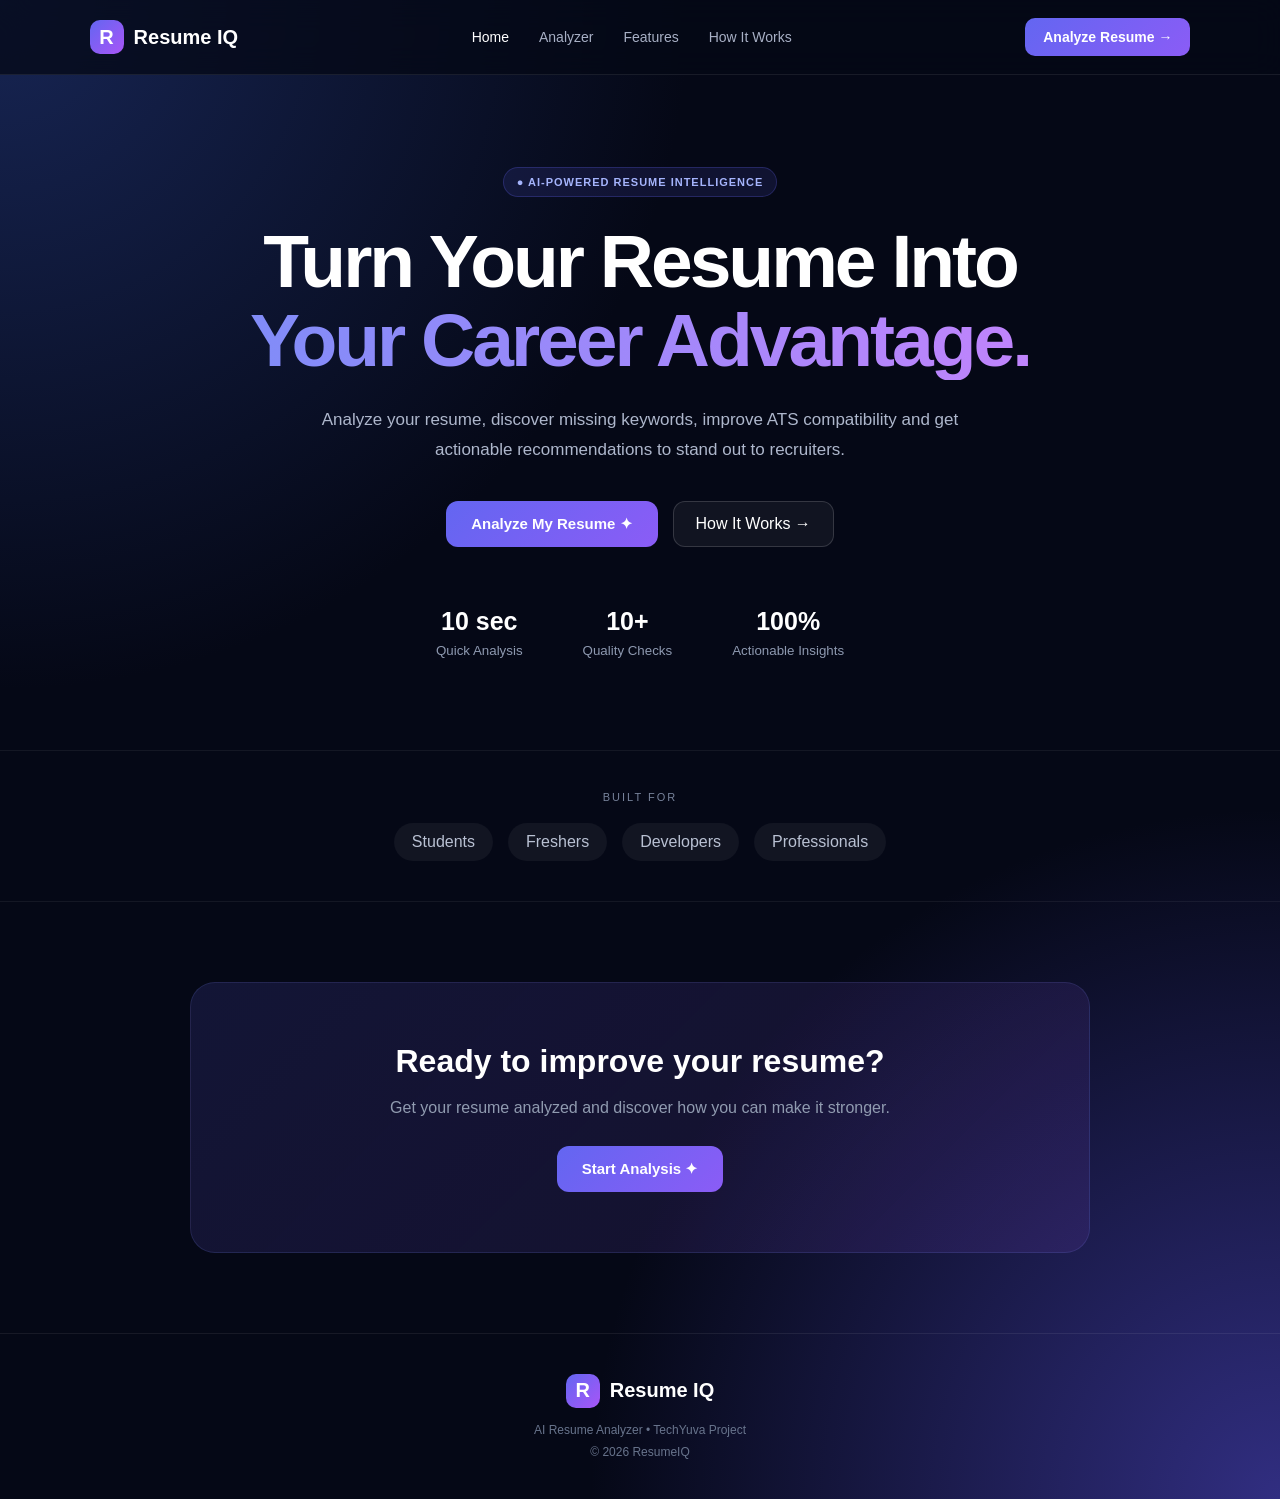
<file: index.html>
<!DOCTYPE html>
<html lang="en">
<head>
    <meta charset="UTF-8">
    <meta name="viewport" content="width=device-width, initial-scale=1.0">

    <title>Resume IQ - AI Resume Analyzer</title>

    <link rel="stylesheet" href="style.css">
</head>

<body>

<!-- ================= NAVBAR ================= -->

<header class="navbar">

    <div class="logo">
        <span>R</span>
        Resume IQ
    </div>

    <nav>
        <a href="index.html" class="active">Home</a>
        <a href="analyzer.html">Analyzer</a>
        <a href="features.html">Features</a>
        <a href="how-it-works.html">How It Works</a>
    </nav>

    <a href="analyzer.html" class="nav-btn">
        Analyze Resume →
    </a>

</header>


<!-- ================= HERO ================= -->

<section class="hero">

    <div class="hero-content">

        <div class="badge">
            ● AI-POWERED RESUME INTELLIGENCE
        </div>

        <h1>
            Turn Your Resume Into
            <span>Your Career Advantage.</span>
        </h1>

        <p>
            Analyze your resume, discover missing keywords,
            improve ATS compatibility and get actionable
            recommendations to stand out to recruiters.
        </p>

        <div class="hero-buttons">

            <a href="analyzer.html" class="primary-btn">
                Analyze My Resume ✦
            </a>

            <a href="how-it-works.html" class="secondary-btn">
                How It Works →
            </a>

        </div>

        <div class="stats">

            <div>
                <strong>10 sec</strong>
                <small>Quick Analysis</small>
            </div>

            <div>
                <strong>10+</strong>
                <small>Quality Checks</small>
            </div>

            <div>
                <strong>100%</strong>
                <small>Actionable Insights</small>
            </div>

        </div>

    </div>

    </section>


<!-- ================= AUDIENCE ================= -->

<section class="audience">

    <p>BUILT FOR</p>

    <div class="audience-list">

        <span>Students</span>
        <span>Freshers</span>
        <span>Developers</span>
        <span>Professionals</span>

    </div>

</section>


<!-- ================= CTA ================= -->

<section class="cta">

    <h2>Ready to improve your resume?</h2>

    <p>
        Get your resume analyzed and discover how you can
        make it stronger.
    </p>

    <a href="analyzer.html" class="primary-btn">
        Start Analysis ✦
    </a>

</section>


<!-- ================= FOOTER ================= -->

<footer>

    <div class="logo">
        <span>R</span>
        Resume IQ
    </div>

    <p>
        AI Resume Analyzer • TechYuva Project
    </p>

    <p>
        © 2026 ResumeIQ
    </p>

</footer>


</body>
</html>
</file>
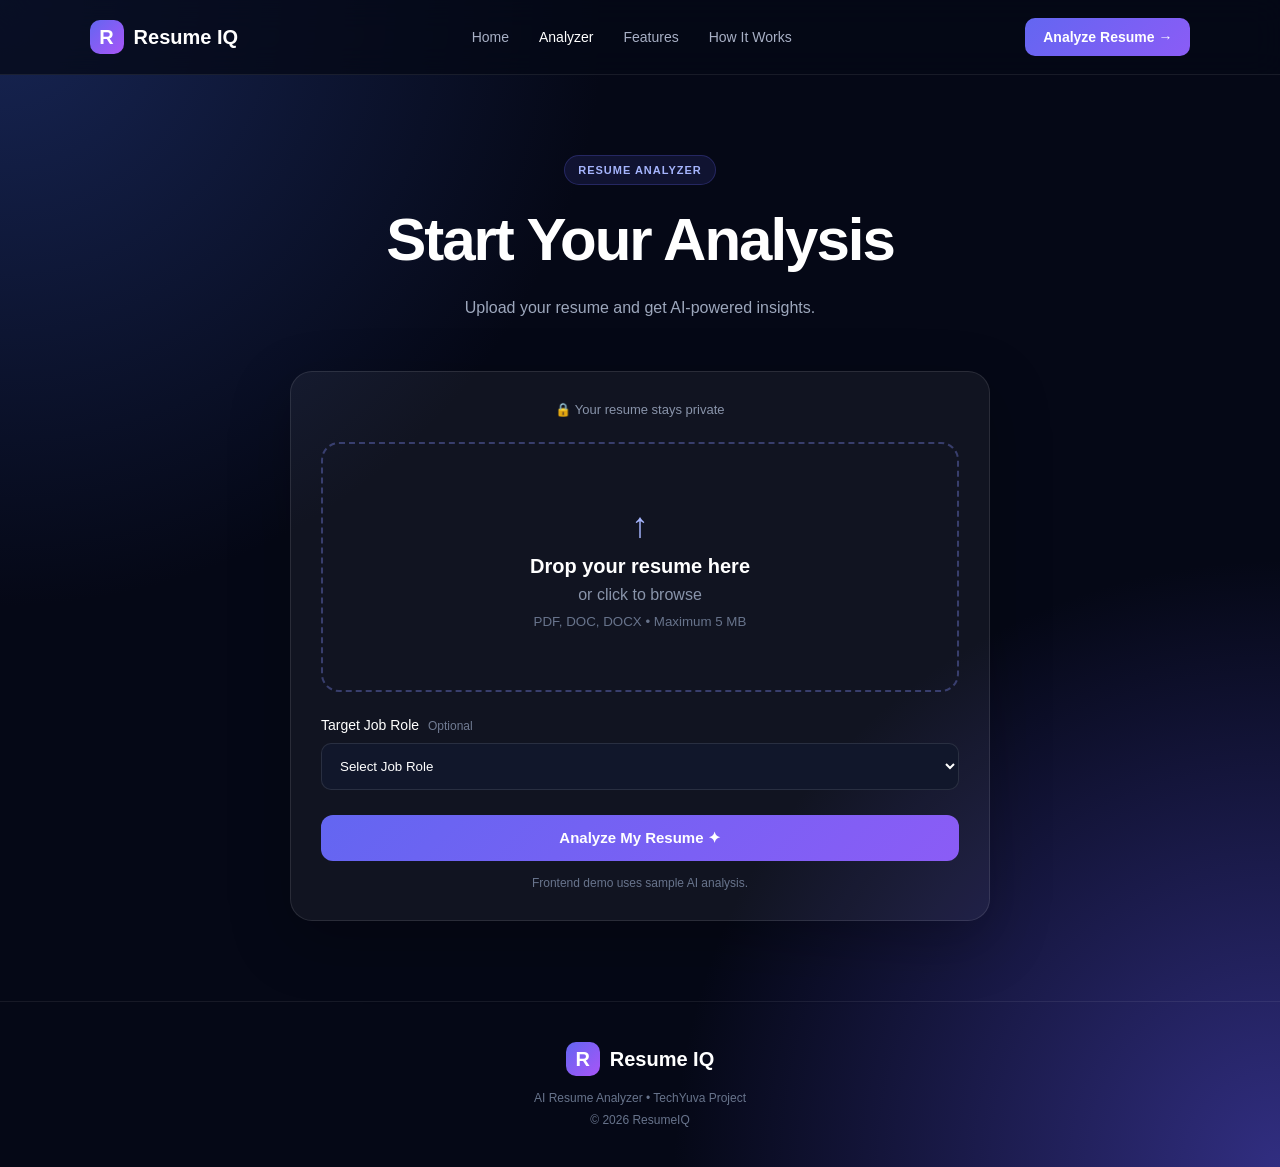
<file: analyzer.html>
<!DOCTYPE html>
<html lang="en">

<head>

    <meta charset="UTF-8">

    <meta name="viewport"
          content="width=device-width, initial-scale=1.0">

    <title>Analyzer - Resume IQ</title>

    <link rel="stylesheet" href="style.css">

</head>


<body>


<!-- ================= NAVBAR ================= -->

<header class="navbar">

    <div class="logo">
        <span>R</span>
        Resume IQ
    </div>

    <nav>

        <a href="index.html">
            Home
        </a>

        <a href="analyzer.html" class="active">
            Analyzer
        </a>

        <a href="features.html">
            Features
        </a>

        <a href="how-it-works.html">
            How It Works
        </a>

    </nav>

    <a href="analyzer.html" class="nav-btn">
        Analyze Resume →
    </a>

</header>


<!-- ================= ANALYZER ================= -->

<main class="analyzer-page">

    <div class="page-heading">

        <div class="badge">
            RESUME ANALYZER
        </div>

        <h1>
            Start Your Analysis
        </h1>

        <p>
            Upload your resume and get AI-powered insights.
        </p>

    </div>


    <!-- UPLOAD CARD -->

    <div class="analyzer-card">

        <div class="privacy">
            🔒 Your resume stays private
        </div>


        <label for="resumeFile" class="upload-box">

            <div class="upload-icon">
                ↑
            </div>

            <h2>
                Drop your resume here
            </h2>

            <p>
                or click to browse
            </p>

            <small>
                PDF, DOC, DOCX • Maximum 5 MB
            </small>

            <input
                type="file"
                id="resumeFile"
                accept=".pdf,.doc,.docx"
            >

        </label>


        <!-- JOB ROLE -->

        <div class="form-group">

            <label for="jobRole">
                Target Job Role
                <span>Optional</span>
            </label>

            <select id="jobRole">

                <option value="">
                    Select Job Role
                </option>

                <option>
                    Software Developer
                </option>

                <option>
                    Web Developer
                </option>

                <option>
                    Data Analyst
                </option>

                <option>
                    Python Developer
                </option>

                <option>
                    Java Developer
                </option>

                <option>
                    Full Stack Developer
                </option>

            </select>

        </div>


        <!-- BUTTON -->

        <button
            class="primary-btn analyze-btn"
            onclick="analyzeResume()"
        >
            Analyze My Resume ✦
        </button>


        <p class="demo-text">
            Frontend demo uses sample AI analysis.
        </p>

    </div>


    <!-- ================= RESULT ================= -->

    <div id="analysisResult" class="analysis-result">

        <div class="result-header">

            <div>

                <div class="badge">
                    ANALYSIS REPORT
                </div>

                <h2>
                    Your Resume Health Check
                </h2>

            </div>

            <button
                class="secondary-btn"
                onclick="resetAnalysis()"
            >
                ↻ New Analysis
            </button>

        </div>


        <div class="score-card">

            <div class="score">

                <strong id="scoreNumber">
                    0
                </strong>

                <span>
                    /100
                </span>

            </div>

            <div>

                <h3>
                    Overall Resume Score
                </h3>

                <p>
                    Your resume has a strong foundation.
                    A few targeted changes can make it
                    even better.
                </p>

            </div>

        </div>


        <!-- SCORE GRID -->

        <div class="result-grid">

            <div class="result-box">

                <span>✓</span>

                <strong>82%</strong>

                <p>
                    ATS Compatibility
                </p>

            </div>


            <div class="result-box">

                <span>⌁</span>

                <strong>76%</strong>

                <p>
                    Content Quality
                </p>

            </div>


            <div class="result-box">

                <span>★</span>

                <strong>80%</strong>

                <p>
                    Impact & Clarity
                </p>

            </div>

        </div>


        <!-- INSIGHTS -->

        <div class="insights">

            <div class="insight-card">

                <span>KEYWORDS</span>

                <h3>
                    Skills Detected
                </h3>

                <strong>
                    12 Found
                </strong>

            </div>


            <div class="insight-card">

                <span>OPPORTUNITY</span>

                <h3>
                    Missing Keywords
                </h3>

                <strong>
                    4 Suggested
                </strong>

            </div>


            <div class="insight-card">

                <span>AI INSIGHTS</span>

                <h3>
                    Recommended Improvements
                </h3>

                <strong>
                    6 Suggestions
                </strong>

            </div>


            <div class="insight-card">

                <span>ROLE MATCH</span>

                <h3>
                    Job Role Compatibility
                </h3>

                <strong>
                    78% Match
                </strong>

            </div>

        </div>

    </div>

</main>


<!-- ================= FOOTER ================= -->

<footer>

    <div class="logo">
        <span>R</span>
        Resume IQ
    </div>

    <p>
        AI Resume Analyzer • TechYuva Project
    </p>

    <p>
        © 2026 ResumeIQ
    </p>

</footer>


<script src="script.js"></script>

</body>
</html>
</file>
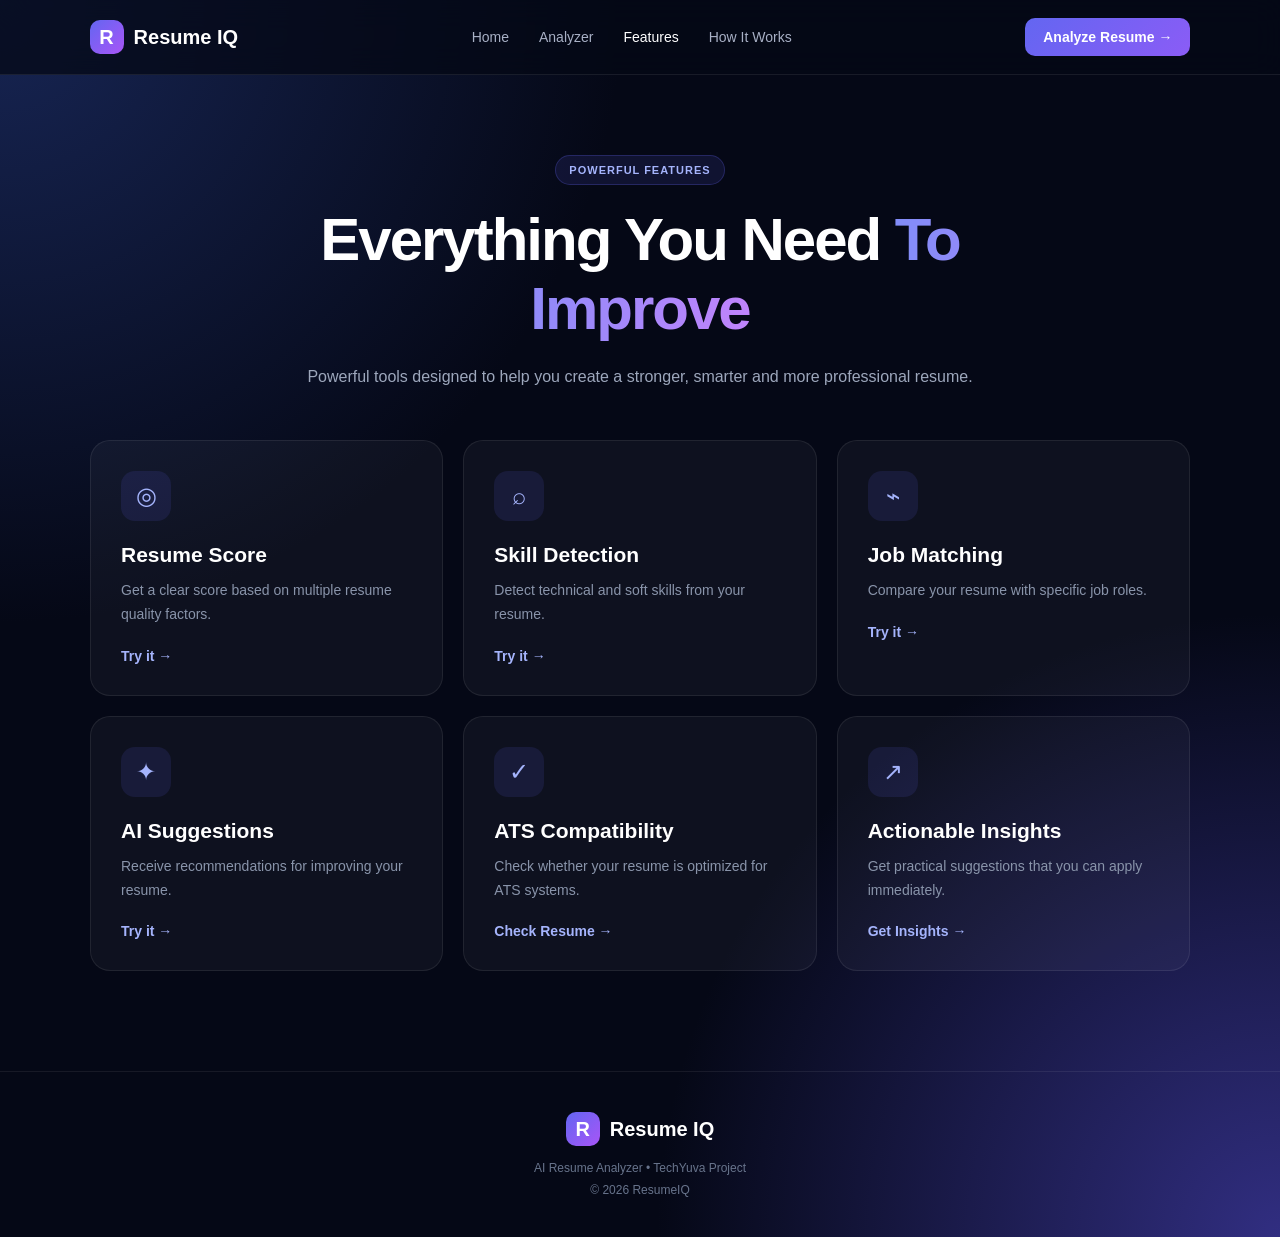
<file: features.html>
<!DOCTYPE html>
<html lang="en">

<head>

    <meta charset="UTF-8">

    <meta name="viewport"
          content="width=device-width, initial-scale=1.0">

    <title>Features - Resume IQ</title>

    <link rel="stylesheet" href="style.css">

</head>


<body>


<!-- ================= NAVBAR ================= -->

<header class="navbar">

    <div class="logo">
        <span>R</span>
        Resume IQ
    </div>

    <nav>

        <a href="index.html">
            Home
        </a>

        <a href="analyzer.html">
            Analyzer
        </a>

        <a href="features.html" class="active">
            Features
        </a>

        <a href="how-it-works.html">
            How It Works
        </a>

    </nav>

    <a href="analyzer.html" class="nav-btn">
        Analyze Resume →
    </a>

</header>


<!-- ================= FEATURES ================= -->

<main class="features-page">

    <section class="page-heading">

        <div class="badge">
            POWERFUL FEATURES
        </div>

        <h1>
            Everything You Need
            <span>To Improve</span>
        </h1>

        <p>
            Powerful tools designed to help you create
            a stronger, smarter and more professional resume.
        </p>

    </section>


    <!-- FEATURES GRID -->

    <section class="features-grid">


        <div class="feature-card">

            <div class="feature-icon">
                ◎
            </div>

            <h2>
                Resume Score
            </h2>

            <p>
                Get a clear score based on multiple
                resume quality factors.
            </p>

            <a href="analyzer.html">
                Try it →
            </a>

        </div>


        <div class="feature-card">

            <div class="feature-icon">
                ⌕
            </div>

            <h2>
                Skill Detection
            </h2>

            <p>
                Detect technical and soft skills
                from your resume.
            </p>

            <a href="analyzer.html">
                Try it →
            </a>

        </div>


        <div class="feature-card">

            <div class="feature-icon">
                ⌁
            </div>

            <h2>
                Job Matching
            </h2>

            <p>
                Compare your resume with specific
                job roles.
            </p>

            <a href="analyzer.html">
                Try it →
            </a>

        </div>


        <div class="feature-card">

            <div class="feature-icon">
                ✦
            </div>

            <h2>
                AI Suggestions
            </h2>

            <p>
                Receive recommendations for
                improving your resume.
            </p>

            <a href="analyzer.html">
                Try it →
            </a>

        </div>


        <div class="feature-card">

            <div class="feature-icon">
                ✓
            </div>

            <h2>
                ATS Compatibility
            </h2>

            <p>
                Check whether your resume is
                optimized for ATS systems.
            </p>

            <a href="analyzer.html">
                Check Resume →
            </a>

        </div>


        <div class="feature-card">

            <div class="feature-icon">
                ↗
            </div>

            <h2>
                Actionable Insights
            </h2>

            <p>
                Get practical suggestions that
                you can apply immediately.
            </p>

            <a href="analyzer.html">
                Get Insights →
            </a>

        </div>


    </section>

</main>


<!-- ================= FOOTER ================= -->

<footer>

    <div class="logo">
        <span>R</span>
        Resume IQ
    </div>

    <p>
        AI Resume Analyzer • TechYuva Project
    </p>

    <p>
        © 2026 ResumeIQ
    </p>

</footer>


</body>
</html>
</file>
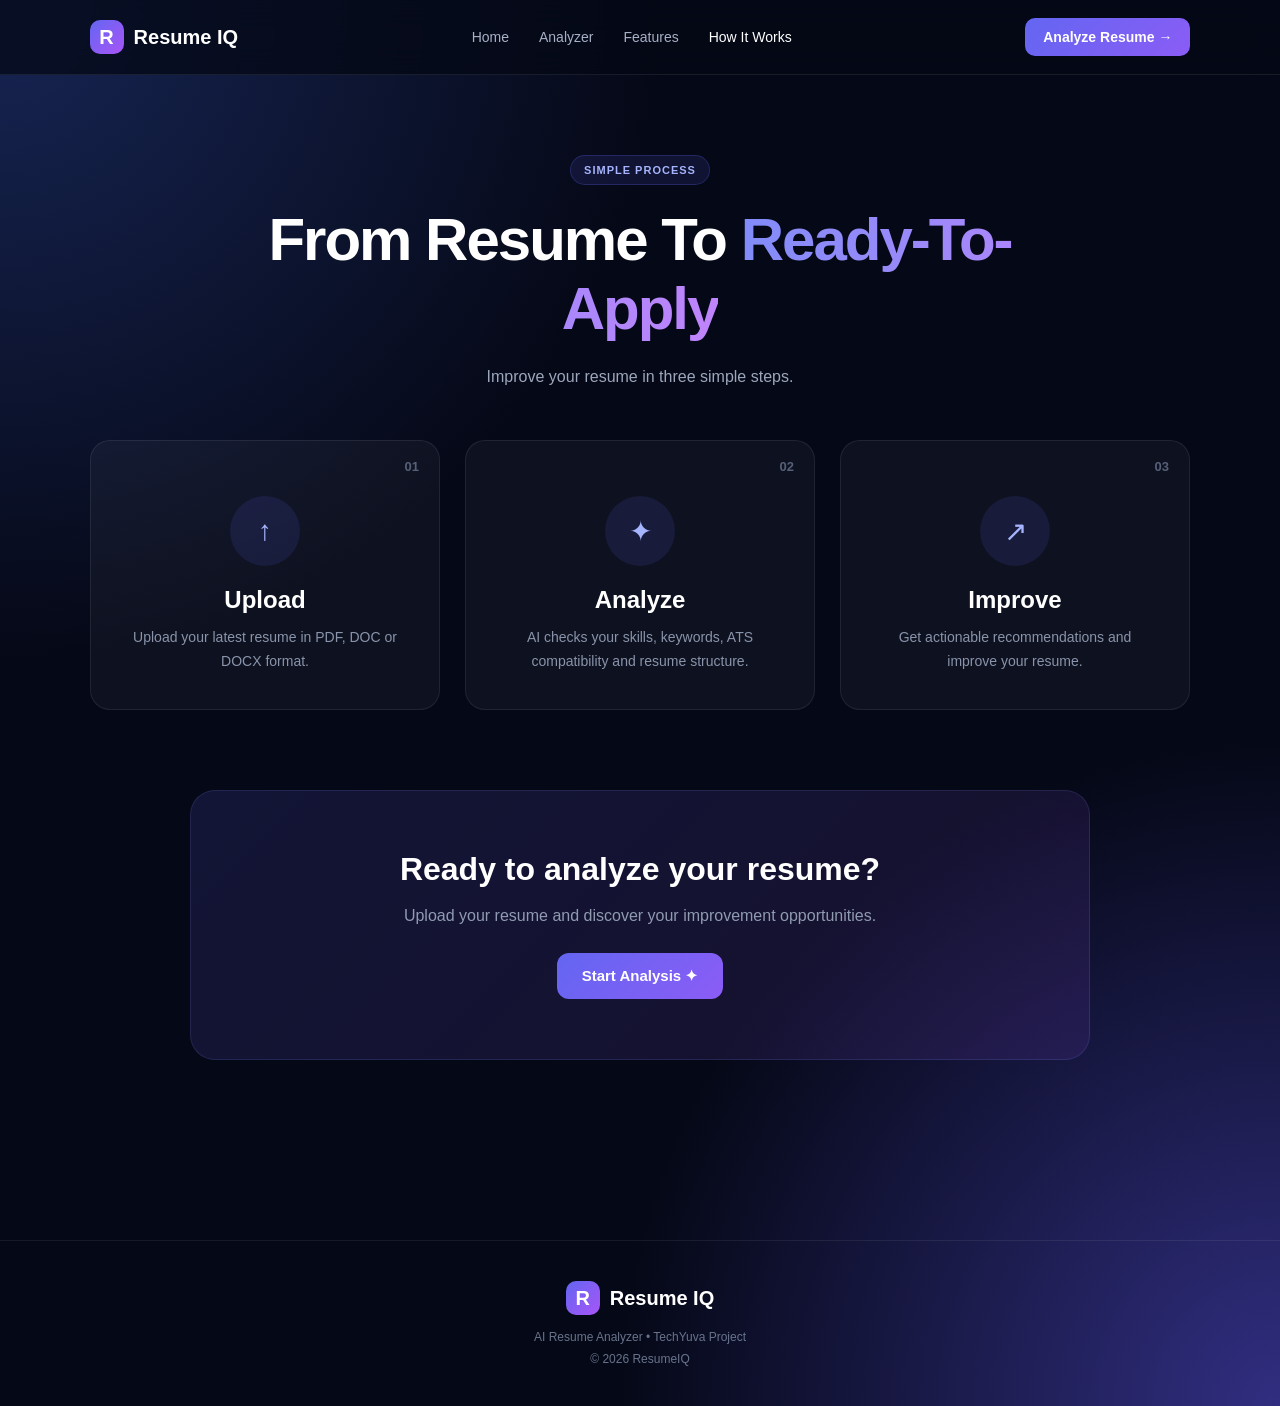
<file: how-it-works.html>
<!DOCTYPE html>
<html lang="en">

<head>

    <meta charset="UTF-8">

    <meta name="viewport"
          content="width=device-width, initial-scale=1.0">

    <title>How It Works - Resume IQ</title>

    <link rel="stylesheet" href="style.css">

</head>


<body>


<!-- ================= NAVBAR ================= -->

<header class="navbar">

    <div class="logo">
        <span>R</span>
        Resume IQ
    </div>

    <nav>

        <a href="index.html">
            Home
        </a>

        <a href="analyzer.html">
            Analyzer
        </a>

        <a href="features.html">
            Features
        </a>

        <a href="how-it-works.html" class="active">
            How It Works
        </a>

    </nav>

    <a href="analyzer.html" class="nav-btn">
        Analyze Resume →
    </a>

</header>


<!-- ================= HOW IT WORKS ================= -->

<main class="how-page">


    <section class="page-heading">

        <div class="badge">
            SIMPLE PROCESS
        </div>

        <h1>
            From Resume To
            <span>Ready-To-Apply</span>
        </h1>

        <p>
            Improve your resume in three simple steps.
        </p>

    </section>


    <!-- STEPS -->

    <section class="steps">


        <!-- STEP 1 -->

        <div class="step-card">

            <div class="step-number">
                01
            </div>

            <div class="step-icon">
                ↑
            </div>

            <h2>
                Upload
            </h2>

            <p>
                Upload your latest resume
                in PDF, DOC or DOCX format.
            </p>

        </div>


        <!-- STEP 2 -->

        <div class="step-card">

            <div class="step-number">
                02
            </div>

            <div class="step-icon">
                ✦
            </div>

            <h2>
                Analyze
            </h2>

            <p>
                AI checks your skills,
                keywords, ATS compatibility
                and resume structure.
            </p>

        </div>


        <!-- STEP 3 -->

        <div class="step-card">

            <div class="step-number">
                03
            </div>

            <div class="step-icon">
                ↗
            </div>

            <h2>
                Improve
            </h2>

            <p>
                Get actionable recommendations
                and improve your resume.
            </p>

        </div>


    </section>


    <!-- CTA -->

    <section class="cta">

        <h2>
            Ready to analyze your resume?
        </h2>

        <p>
            Upload your resume and discover
            your improvement opportunities.
        </p>

        <a href="analyzer.html" class="primary-btn">
            Start Analysis ✦
        </a>

    </section>


</main>


<!-- ================= FOOTER ================= -->

<footer>

    <div class="logo">
        <span>R</span>
        Resume IQ
    </div>

    <p>
        AI Resume Analyzer • TechYuva Project
    </p>

    <p>
        © 2026 ResumeIQ
    </p>

</footer>


</body>
</html>
</file>
<file: style.css>
/* =========================================
   RESET
========================================= */

* {
    margin: 0;
    padding: 0;
    box-sizing: border-box;
}


html {
    scroll-behavior: smooth;
}


body {
    font-family: Arial, Helvetica, sans-serif;

    background:
        radial-gradient(
            circle at top left,
            #172554,
            transparent 35%
        ),
        radial-gradient(
            circle at bottom right,
            #312e81,
            transparent 35%
        ),
        #050816;

    color: #ffffff;

    min-height: 100vh;
}


a {
    text-decoration: none;
    color: inherit;
}


/* =========================================
   NAVBAR
========================================= */

.navbar {

    width: 100%;

    min-height: 75px;

    padding: 0 7%;

    display: flex;

    align-items: center;

    justify-content: space-between;

    gap: 30px;

    border-bottom:
        1px solid rgba(255,255,255,0.08);

    background:
        rgba(5,8,22,0.75);

    backdrop-filter: blur(15px);

    position: sticky;

    top: 0;

    z-index: 1000;
}


.logo {

    display: flex;

    align-items: center;

    gap: 10px;

    font-size: 20px;

    font-weight: bold;

    white-space: nowrap;
}


.logo span {

    width: 34px;

    height: 34px;

    display: flex;

    align-items: center;

    justify-content: center;

    border-radius: 10px;

    background:
        linear-gradient(
            135deg,
            #6366f1,
            #a855f7
        );

    font-weight: bold;
}


nav {

    display: flex;

    align-items: center;

    gap: 30px;
}


nav a {

    color: #a8b0c5;

    font-size: 14px;

    transition: 0.3s;
}


nav a:hover,
nav a.active {

    color: #ffffff;
}


.nav-btn {

    padding: 11px 18px;

    border-radius: 10px;

    background:
        linear-gradient(
            135deg,
            #6366f1,
            #8b5cf6
        );

    font-size: 14px;

    font-weight: bold;

    transition: 0.3s;
}


.nav-btn:hover {

    transform: translateY(-2px);

    box-shadow:
        0 10px 30px
        rgba(99,102,241,0.35);
}


/* =========================================
   BUTTONS
========================================= */

.primary-btn {

    display: inline-flex;

    align-items: center;

    justify-content: center;

    padding: 14px 25px;

    border-radius: 12px;

    background:
        linear-gradient(
            135deg,
            #6366f1,
            #8b5cf6
        );

    color: white;

    border: none;

    font-size: 15px;

    font-weight: bold;

    cursor: pointer;

    transition: 0.3s;
}


.primary-btn:hover {

    transform: translateY(-3px);

    box-shadow:
        0 15px 35px
        rgba(99,102,241,0.35);
}


.secondary-btn {

    display: inline-flex;

    align-items: center;

    justify-content: center;

    padding: 13px 22px;

    border-radius: 12px;

    border:
        1px solid rgba(255,255,255,0.15);

    background:
        rgba(255,255,255,0.05);

    color: white;

    cursor: pointer;

    transition: 0.3s;
}


.secondary-btn:hover {

    background:
        rgba(255,255,255,0.1);
}


/* =========================================
   BADGE
========================================= */

.badge {

    display: inline-block;

    padding: 8px 13px;

    border-radius: 30px;

    background:
        rgba(99,102,241,0.12);

    border:
        1px solid rgba(99,102,241,0.25);

    color: #a5b4fc;

    font-size: 11px;

    font-weight: bold;

    letter-spacing: 1px;
}


/* =========================================
   HOME HERO
========================================= */

.hero {

    min-height: 75vh;

    display: flex;

    align-items: center;

    justify-content: center;

    text-align: center;

    padding: 80px 7%;
}


.hero-content {

    max-width: 900px;
}


.hero h1 {

    font-size:
        clamp(42px, 6vw, 75px);

    line-height: 1.05;

    margin: 25px 0;

    letter-spacing: -3px;
}


.hero h1 span {

    display: block;

    background:
        linear-gradient(
            90deg,
            #818cf8,
            #c084fc
        );

    -webkit-background-clip: text;

    -webkit-text-fill-color: transparent;
}


.hero p {

    max-width: 700px;

    margin: auto;

    color: #aeb7cc;

    font-size: 17px;

    line-height: 1.8;
}


.hero-buttons {

    display: flex;

    justify-content: center;

    gap: 15px;

    margin-top: 35px;
}


.stats {

    display: flex;

    justify-content: center;

    gap: 60px;

    margin-top: 60px;
}


.stats div {

    display: flex;

    flex-direction: column;

    gap: 7px;
}


.stats strong {

    font-size: 25px;
}


.stats small {

    color: #8e99b0;
}


/* =========================================
   AUDIENCE
========================================= */

.audience {

    text-align: center;

    padding: 40px 7%;

    border-top:
        1px solid rgba(255,255,255,0.06);

    border-bottom:
        1px solid rgba(255,255,255,0.06);
}


.audience > p {

    color: #78839b;

    font-size: 11px;

    letter-spacing: 2px;

    margin-bottom: 20px;
}


.audience-list {

    display: flex;

    justify-content: center;

    flex-wrap: wrap;

    gap: 15px;
}


.audience-list span {

    padding: 10px 18px;

    border-radius: 20px;

    background:
        rgba(255,255,255,0.05);

    color: #b9c1d3;
}


/* =========================================
   PAGE HEADING
========================================= */

.page-heading {

    text-align: center;

    max-width: 800px;

    margin: auto;

    padding: 80px 20px 50px;
}


.page-heading h1 {

    font-size:
        clamp(38px,5vw,60px);

    margin: 20px 0;

    letter-spacing: -2px;
}


.page-heading h1 span {

    background:
        linear-gradient(
            90deg,
            #818cf8,
            #c084fc
        );

    -webkit-background-clip: text;

    -webkit-text-fill-color: transparent;
}


.page-heading p {

    color: #9da7bc;

    line-height: 1.7;

    font-size: 16px;
}


/* =========================================
   ANALYZER
========================================= */

.analyzer-page {

    padding-bottom: 80px;
}


.analyzer-card {

    width: min(700px, 90%);

    margin: auto;

    padding: 30px;

    border-radius: 22px;

    background:
        rgba(255,255,255,0.05);

    border:
        1px solid rgba(255,255,255,0.1);

    box-shadow:
        0 20px 60px
        rgba(0,0,0,0.25);
}


.privacy {

    text-align: center;

    color: #8994aa;

    font-size: 13px;

    margin-bottom: 25px;
}


.upload-box {

    min-height: 250px;

    border:
        2px dashed
        rgba(129,140,248,0.35);

    border-radius: 18px;

    display: flex;

    flex-direction: column;

    align-items: center;

    justify-content: center;

    cursor: pointer;

    text-align: center;

    transition: 0.3s;
}


.upload-box:hover {

    background:
        rgba(99,102,241,0.07);

    border-color:
        #818cf8;
}


.upload-box input {

    display: none;
}


.upload-icon {

    font-size: 35px;

    margin-bottom: 10px;

    color: #a5b4fc;
}


.upload-box h2 {

    font-size: 20px;

    margin-bottom: 8px;
}


.upload-box p {

    color: #8994aa;

    margin-bottom: 10px;
}


.upload-box small {

    color: #68748c;
}


/* FORM */

.form-group {

    margin-top: 25px;
}


.form-group label {

    display: block;

    margin-bottom: 10px;

    font-size: 14px;
}


.form-group label span {

    color: #707b92;

    font-size: 12px;

    margin-left: 5px;
}


select {

    width: 100%;

    padding: 14px;

    border-radius: 10px;

    background: #11172b;

    border:
        1px solid rgba(255,255,255,0.1);

    color: white;

    outline: none;
}


.analyze-btn {

    width: 100%;

    margin-top: 25px;
}


.demo-text {

    text-align: center;

    color: #68748c;

    font-size: 12px;

    margin-top: 15px;
}


/* =========================================
   ANALYSIS RESULT
========================================= */

.analysis-result {

    width: min(1000px, 90%);

    margin: 60px auto 0;

    padding: 35px;

    border-radius: 22px;

    background:
        rgba(255,255,255,0.04);

    border:
        1px solid rgba(255,255,255,0.08);

    display: none;
}


.result-header {

    display: flex;

    justify-content: space-between;

    align-items: center;

    gap: 20px;

    margin-bottom: 30px;
}


.result-header h2 {

    margin-top: 12px;

    font-size: 28px;
}


.score-card {

    display: flex;

    align-items: center;

    gap: 25px;

    padding: 25px;

    border-radius: 18px;

    background:
        rgba(99,102,241,0.08);
}


.score {

    min-width: 120px;

    text-align: center;
}


.score strong {

    font-size: 50px;
}


.score span {

    color: #78839b;
}


.score-card h3 {

    margin-bottom: 10px;
}


.score-card p {

    color: #8f9ab0;

    line-height: 1.6;
}


/* RESULT GRID */

.result-grid {

    display: grid;

    grid-template-columns:
        repeat(3, 1fr);

    gap: 15px;

    margin-top: 20px;
}


.result-box {

    padding: 25px;

    border-radius: 15px;

    background:
        rgba(255,255,255,0.04);
}


.result-box span {

    color: #818cf8;

    font-size: 20px;
}


.result-box strong {

    display: block;

    font-size: 27px;

    margin: 10px 0;
}


.result-box p {

    color: #8994aa;

    font-size: 13px;
}


/* INSIGHTS */

.insights {

    display: grid;

    grid-template-columns:
        repeat(2,1fr);

    gap: 15px;

    margin-top: 20px;
}


.insight-card {

    padding: 25px;

    border-radius: 15px;

    background:
        rgba(255,255,255,0.04);
}


.insight-card span {

    font-size: 10px;

    color: #818cf8;

    letter-spacing: 1.5px;
}


.insight-card h3 {

    margin: 10px 0;

    font-size: 17px;
}


.insight-card strong {

    color: #a5b4fc;
}


/* =========================================
   FEATURES
========================================= */

.features-page {

    padding-bottom: 100px;
}


.features-grid {

    width: min(1100px, 90%);

    margin: auto;

    display: grid;

    grid-template-columns:
        repeat(3,1fr);

    gap: 20px;
}


.feature-card {

    padding: 30px;

    border-radius: 20px;

    background:
        rgba(255,255,255,0.04);

    border:
        1px solid rgba(255,255,255,0.08);

    transition: 0.3s;
}


.feature-card:hover {

    transform: translateY(-7px);

    border-color:
        rgba(129,140,248,0.4);

    background:
        rgba(99,102,241,0.07);
}


.feature-icon {

    width: 50px;

    height: 50px;

    display: flex;

    align-items: center;

    justify-content: center;

    border-radius: 14px;

    background:
        rgba(99,102,241,0.12);

    color: #a5b4fc;

    font-size: 24px;

    margin-bottom: 22px;
}


.feature-card h2 {

    margin-bottom: 12px;

    font-size: 21px;
}


.feature-card p {

    color: #8994aa;

    line-height: 1.7;

    font-size: 14px;

    margin-bottom: 20px;
}


.feature-card a {

    color: #a5b4fc;

    font-size: 14px;

    font-weight: bold;
}


/* =========================================
   HOW IT WORKS
========================================= */

.how-page {

    padding-bottom: 100px;
}


.steps {

    width: min(1100px,90%);

    margin: auto;

    display: grid;

    grid-template-columns:
        repeat(3,1fr);

    gap: 25px;
}


.step-card {

    position: relative;

    padding: 35px;

    border-radius: 20px;

    background:
        rgba(255,255,255,0.04);

    border:
        1px solid rgba(255,255,255,0.08);

    text-align: center;
}


.step-number {

    position: absolute;

    top: 18px;

    right: 20px;

    color: #566078;

    font-size: 13px;

    font-weight: bold;
}


.step-icon {

    width: 70px;

    height: 70px;

    display: flex;

    align-items: center;

    justify-content: center;

    margin: 20px auto;

    border-radius: 50%;

    background:
        rgba(99,102,241,0.12);

    color: #a5b4fc;

    font-size: 28px;
}


.step-card h2 {

    margin-bottom: 12px;
}


.step-card p {

    color: #8994aa;

    line-height: 1.7;

    font-size: 14px;
}


/* =========================================
   CTA
========================================= */

.cta {

    text-align: center;

    width: min(900px,90%);

    margin: 80px auto;

    padding: 60px 30px;

    border-radius: 25px;

    background:
        linear-gradient(
            135deg,
            rgba(99,102,241,0.15),
            rgba(168,85,247,0.1)
        );

    border:
        1px solid rgba(129,140,248,0.15);
}


.cta h2 {

    font-size: 32px;

    margin-bottom: 15px;
}


.cta p {

    color: #909bb0;

    margin-bottom: 25px;

    line-height: 1.6;
}


/* =========================================
   FOOTER
========================================= */

footer {

    padding: 40px 7%;

    border-top:
        1px solid rgba(255,255,255,0.07);

    text-align: center;
}


footer .logo {

    justify-content: center;

    margin-bottom: 15px;
}


footer p {

    color: #68748c;

    font-size: 12px;

    margin-top: 8px;
}


/* =========================================
   RESPONSIVE
========================================= */

@media (max-width: 900px) {

    .navbar {

        flex-wrap: wrap;

        padding: 15px 5%;
    }


    nav {

        order: 3;

        width: 100%;

        justify-content: center;

        flex-wrap: wrap;
    }


    .features-grid {

        grid-template-columns:
            repeat(2,1fr);
    }


    .steps {

        grid-template-columns:
            repeat(2,1fr);
    }

}


@media (max-width: 650px) {

    .navbar {

        justify-content: center;

        gap: 15px;
    }


    .nav-btn {

        display: none;
    }


    nav {

        gap: 15px;
    }


    nav a {

        font-size: 12px;
    }


    .hero {

        padding-top: 50px;
    }


    .hero h1 {

        letter-spacing: -1px;
    }


    .hero-buttons {

        flex-direction: column;
    }


    .stats {

        flex-direction: column;

        gap: 25px;
    }


    .features-grid,
    .steps,
    .result-grid,
    .insights {

        grid-template-columns: 1fr;
    }


    .result-header {

        flex-direction: column;

        align-items: flex-start;
    }


    .score-card {

        flex-direction: column;

        text-align: center;
    }


    .analyzer-card {

        padding: 20px;
    }

}
</file>
